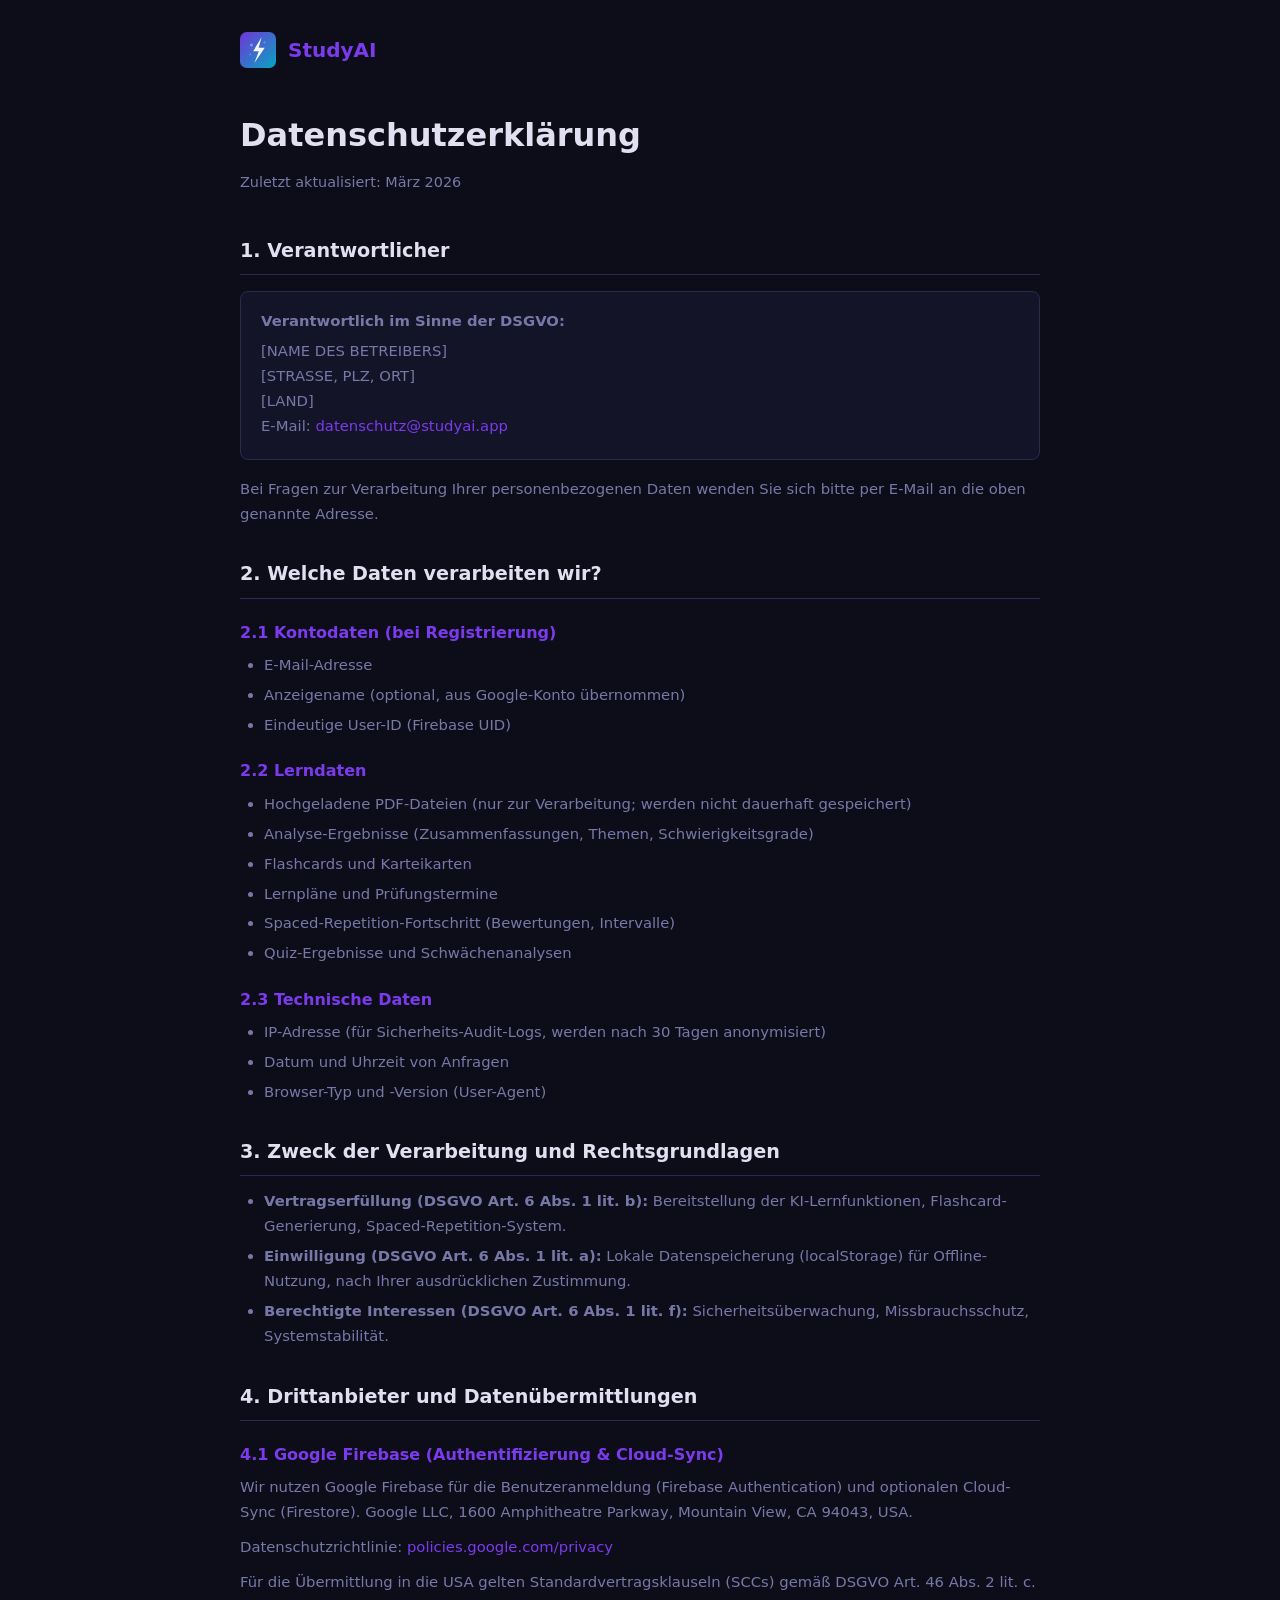
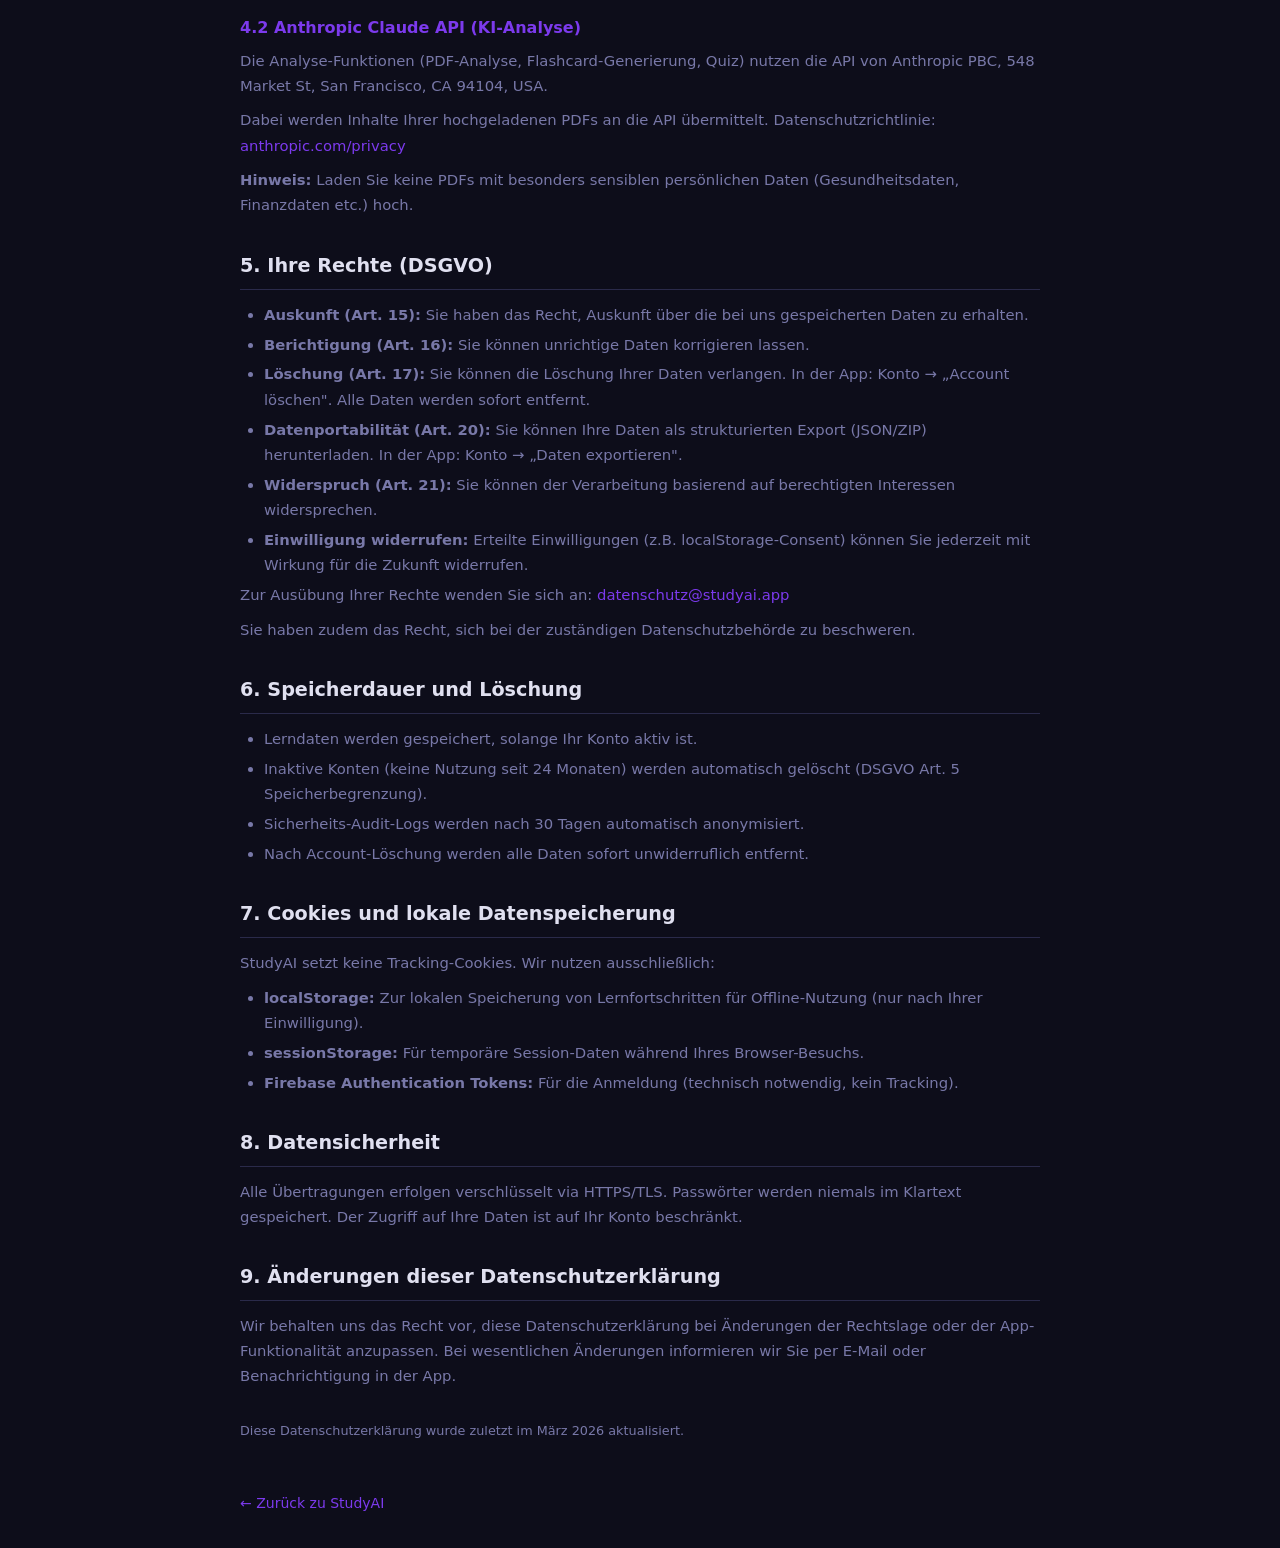
<file: privacy.html>
<!DOCTYPE html>
<html lang="de">
<head>
  <meta charset="UTF-8" />
  <meta name="viewport" content="width=device-width, initial-scale=1.0" />
  <title>Datenschutzerklärung – StudyAI</title>
  <style>
    :root {
      --bg: #0d0d1a; --surface: #141428; --border: #2a2a4a;
      --text: #e0e0f0; --muted: #7878a8; --accent: #7c3aed;
    }
    * { box-sizing: border-box; margin: 0; padding: 0; }
    body { background: var(--bg); color: var(--text); font-family: system-ui, sans-serif;
           line-height: 1.7; padding: 2rem 1rem; }
    .container { max-width: 800px; margin: 0 auto; }
    .logo-bar { display: flex; align-items: center; gap: 0.75rem; margin-bottom: 2.5rem; }
    .logo-bar img { width: 36px; height: 36px; }
    .logo-bar span { font-size: 1.25rem; font-weight: 700; color: var(--accent); }
    h1 { font-size: 2rem; font-weight: 700; margin-bottom: 0.5rem; }
    .subtitle { color: var(--muted); margin-bottom: 2.5rem; font-size: 0.9rem; }
    h2 { font-size: 1.2rem; font-weight: 600; margin: 2rem 0 0.75rem;
         padding-bottom: 0.4rem; border-bottom: 1px solid var(--border); }
    h3 { font-size: 1rem; font-weight: 600; margin: 1.25rem 0 0.4rem; color: var(--accent); }
    p, li { color: var(--muted); font-size: 0.925rem; margin-bottom: 0.6rem; }
    ul { padding-left: 1.5rem; }
    li { margin-bottom: 0.3rem; }
    a { color: var(--accent); text-decoration: none; }
    a:hover { text-decoration: underline; }
    .back-link { display: inline-block; margin-top: 2.5rem; color: var(--accent);
                 font-size: 0.875rem; }
    .highlight-box { background: var(--surface); border: 1px solid var(--border);
                     border-radius: 8px; padding: 1rem 1.25rem; margin: 1rem 0; }
    .highlight-box p { margin-bottom: 0.3rem; }
    .last-updated { color: var(--muted); font-size: 0.8rem; margin-top: 2rem; }
  </style>
</head>
<body>
<div class="container">

  <div class="logo-bar">
    <img src="/icons/icon.svg" alt="StudyAI Logo" />
    <span>StudyAI</span>
  </div>

  <h1>Datenschutzerklärung</h1>
  <p class="subtitle">Zuletzt aktualisiert: März 2026</p>

  <!-- 1. Verantwortlicher -->
  <h2>1. Verantwortlicher</h2>
  <div class="highlight-box">
    <p><strong>Verantwortlich im Sinne der DSGVO:</strong></p>
    <p>[NAME DES BETREIBERS]<br/>
       [STRASSE, PLZ, ORT]<br/>
       [LAND]<br/>
       E-Mail: <a href="mailto:datenschutz@studyai.app">datenschutz@studyai.app</a>
    </p>
  </div>
  <p>Bei Fragen zur Verarbeitung Ihrer personenbezogenen Daten wenden Sie sich bitte per
     E-Mail an die oben genannte Adresse.</p>

  <!-- 2. Verarbeitete Daten -->
  <h2>2. Welche Daten verarbeiten wir?</h2>

  <h3>2.1 Kontodaten (bei Registrierung)</h3>
  <ul>
    <li>E-Mail-Adresse</li>
    <li>Anzeigename (optional, aus Google-Konto übernommen)</li>
    <li>Eindeutige User-ID (Firebase UID)</li>
  </ul>

  <h3>2.2 Lerndaten</h3>
  <ul>
    <li>Hochgeladene PDF-Dateien (nur zur Verarbeitung; werden nicht dauerhaft gespeichert)</li>
    <li>Analyse-Ergebnisse (Zusammenfassungen, Themen, Schwierigkeitsgrade)</li>
    <li>Flashcards und Karteikarten</li>
    <li>Lernpläne und Prüfungstermine</li>
    <li>Spaced-Repetition-Fortschritt (Bewertungen, Intervalle)</li>
    <li>Quiz-Ergebnisse und Schwächenanalysen</li>
  </ul>

  <h3>2.3 Technische Daten</h3>
  <ul>
    <li>IP-Adresse (für Sicherheits-Audit-Logs, werden nach 30 Tagen anonymisiert)</li>
    <li>Datum und Uhrzeit von Anfragen</li>
    <li>Browser-Typ und -Version (User-Agent)</li>
  </ul>

  <!-- 3. Zweck und Rechtsgrundlage -->
  <h2>3. Zweck der Verarbeitung und Rechtsgrundlagen</h2>
  <ul>
    <li><strong>Vertragserfüllung (DSGVO Art. 6 Abs. 1 lit. b):</strong> Bereitstellung der
        KI-Lernfunktionen, Flashcard-Generierung, Spaced-Repetition-System.</li>
    <li><strong>Einwilligung (DSGVO Art. 6 Abs. 1 lit. a):</strong> Lokale Datenspeicherung
        (localStorage) für Offline-Nutzung, nach Ihrer ausdrücklichen Zustimmung.</li>
    <li><strong>Berechtigte Interessen (DSGVO Art. 6 Abs. 1 lit. f):</strong>
        Sicherheitsüberwachung, Missbrauchsschutz, Systemstabilität.</li>
  </ul>

  <!-- 4. Drittanbieter -->
  <h2>4. Drittanbieter und Datenübermittlungen</h2>

  <h3>4.1 Google Firebase (Authentifizierung & Cloud-Sync)</h3>
  <p>Wir nutzen Google Firebase für die Benutzeranmeldung (Firebase Authentication) und
     optionalen Cloud-Sync (Firestore). Google LLC, 1600 Amphitheatre Parkway,
     Mountain View, CA 94043, USA.</p>
  <p>Datenschutzrichtlinie: <a href="https://policies.google.com/privacy" target="_blank"
     rel="noopener">policies.google.com/privacy</a></p>
  <p>Für die Übermittlung in die USA gelten Standardvertragsklauseln (SCCs) gemäß
     DSGVO Art. 46 Abs. 2 lit. c.</p>

  <h3>4.2 Anthropic Claude API (KI-Analyse)</h3>
  <p>Die Analyse-Funktionen (PDF-Analyse, Flashcard-Generierung, Quiz) nutzen die API von
     Anthropic PBC, 548 Market St, San Francisco, CA 94104, USA.</p>
  <p>Dabei werden Inhalte Ihrer hochgeladenen PDFs an die API übermittelt.
     Datenschutzrichtlinie: <a href="https://www.anthropic.com/privacy" target="_blank"
     rel="noopener">anthropic.com/privacy</a></p>
  <p><strong>Hinweis:</strong> Laden Sie keine PDFs mit besonders sensiblen persönlichen
     Daten (Gesundheitsdaten, Finanzdaten etc.) hoch.</p>

  <!-- 5. Ihre Rechte -->
  <h2>5. Ihre Rechte (DSGVO)</h2>
  <ul>
    <li><strong>Auskunft (Art. 15):</strong> Sie haben das Recht, Auskunft über die bei uns
        gespeicherten Daten zu erhalten.</li>
    <li><strong>Berichtigung (Art. 16):</strong> Sie können unrichtige Daten korrigieren
        lassen.</li>
    <li><strong>Löschung (Art. 17):</strong> Sie können die Löschung Ihrer Daten verlangen.
        In der App: Konto → „Account löschen". Alle Daten werden sofort entfernt.</li>
    <li><strong>Datenportabilität (Art. 20):</strong> Sie können Ihre Daten als
        strukturierten Export (JSON/ZIP) herunterladen. In der App: Konto → „Daten
        exportieren".</li>
    <li><strong>Widerspruch (Art. 21):</strong> Sie können der Verarbeitung basierend auf
        berechtigten Interessen widersprechen.</li>
    <li><strong>Einwilligung widerrufen:</strong> Erteilte Einwilligungen (z.B.
        localStorage-Consent) können Sie jederzeit mit Wirkung für die Zukunft widerrufen.</li>
  </ul>
  <p>Zur Ausübung Ihrer Rechte wenden Sie sich an:
     <a href="mailto:datenschutz@studyai.app">datenschutz@studyai.app</a></p>
  <p>Sie haben zudem das Recht, sich bei der zuständigen Datenschutzbehörde zu beschweren.</p>

  <!-- 6. Datenspeicherung -->
  <h2>6. Speicherdauer und Löschung</h2>
  <ul>
    <li>Lerndaten werden gespeichert, solange Ihr Konto aktiv ist.</li>
    <li>Inaktive Konten (keine Nutzung seit 24 Monaten) werden automatisch gelöscht (DSGVO
        Art. 5 Speicherbegrenzung).</li>
    <li>Sicherheits-Audit-Logs werden nach 30 Tagen automatisch anonymisiert.</li>
    <li>Nach Account-Löschung werden alle Daten sofort unwiderruflich entfernt.</li>
  </ul>

  <!-- 7. Cookies / localStorage -->
  <h2>7. Cookies und lokale Datenspeicherung</h2>
  <p>StudyAI setzt keine Tracking-Cookies. Wir nutzen ausschließlich:</p>
  <ul>
    <li><strong>localStorage:</strong> Zur lokalen Speicherung von Lernfortschritten für
        Offline-Nutzung (nur nach Ihrer Einwilligung).</li>
    <li><strong>sessionStorage:</strong> Für temporäre Session-Daten während Ihres
        Browser-Besuchs.</li>
    <li><strong>Firebase Authentication Tokens:</strong> Für die Anmeldung (technisch
        notwendig, kein Tracking).</li>
  </ul>

  <!-- 8. Datensicherheit -->
  <h2>8. Datensicherheit</h2>
  <p>Alle Übertragungen erfolgen verschlüsselt via HTTPS/TLS. Passwörter werden niemals im
     Klartext gespeichert. Der Zugriff auf Ihre Daten ist auf Ihr Konto beschränkt.</p>

  <!-- 9. Änderungen -->
  <h2>9. Änderungen dieser Datenschutzerklärung</h2>
  <p>Wir behalten uns das Recht vor, diese Datenschutzerklärung bei Änderungen der
     Rechtslage oder der App-Funktionalität anzupassen. Bei wesentlichen Änderungen
     informieren wir Sie per E-Mail oder Benachrichtigung in der App.</p>

  <p class="last-updated">Diese Datenschutzerklärung wurde zuletzt im März 2026 aktualisiert.</p>

  <a href="/" class="back-link">← Zurück zu StudyAI</a>

</div>
</body>
</html>
</file>
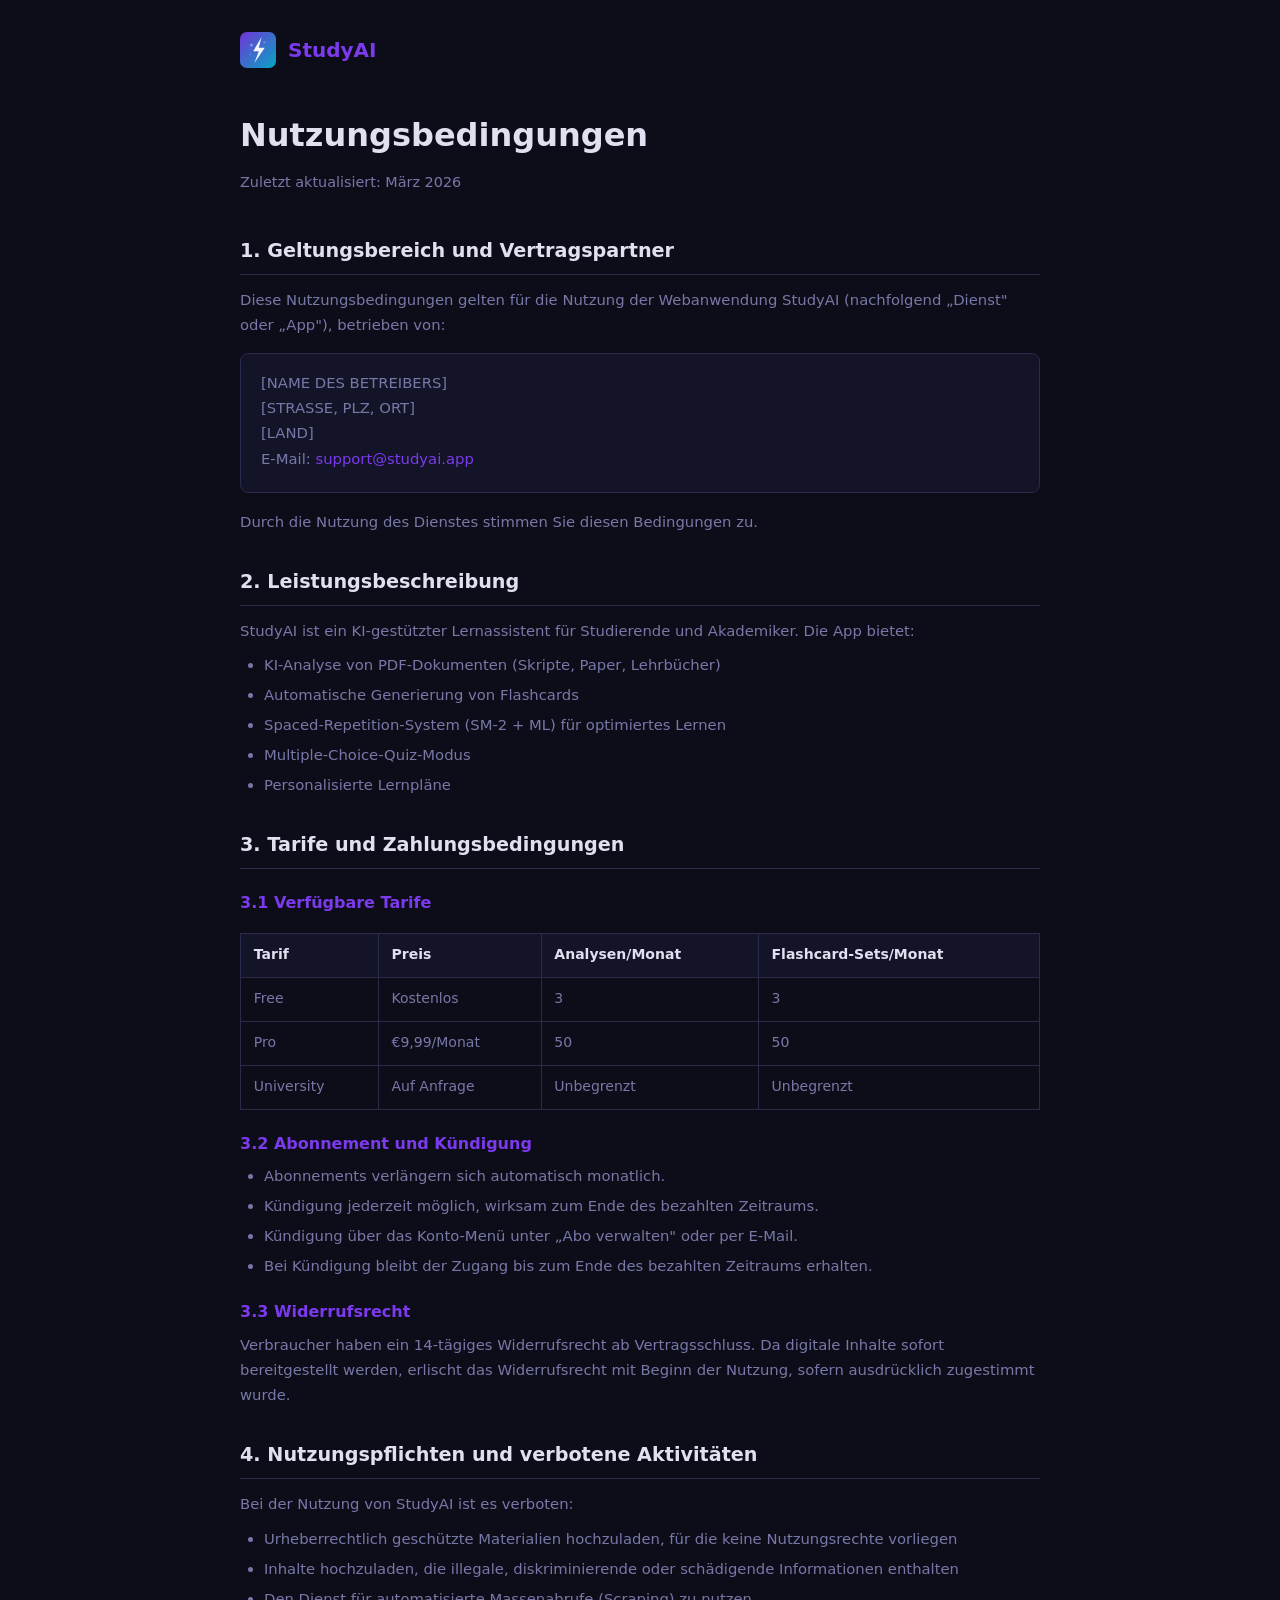
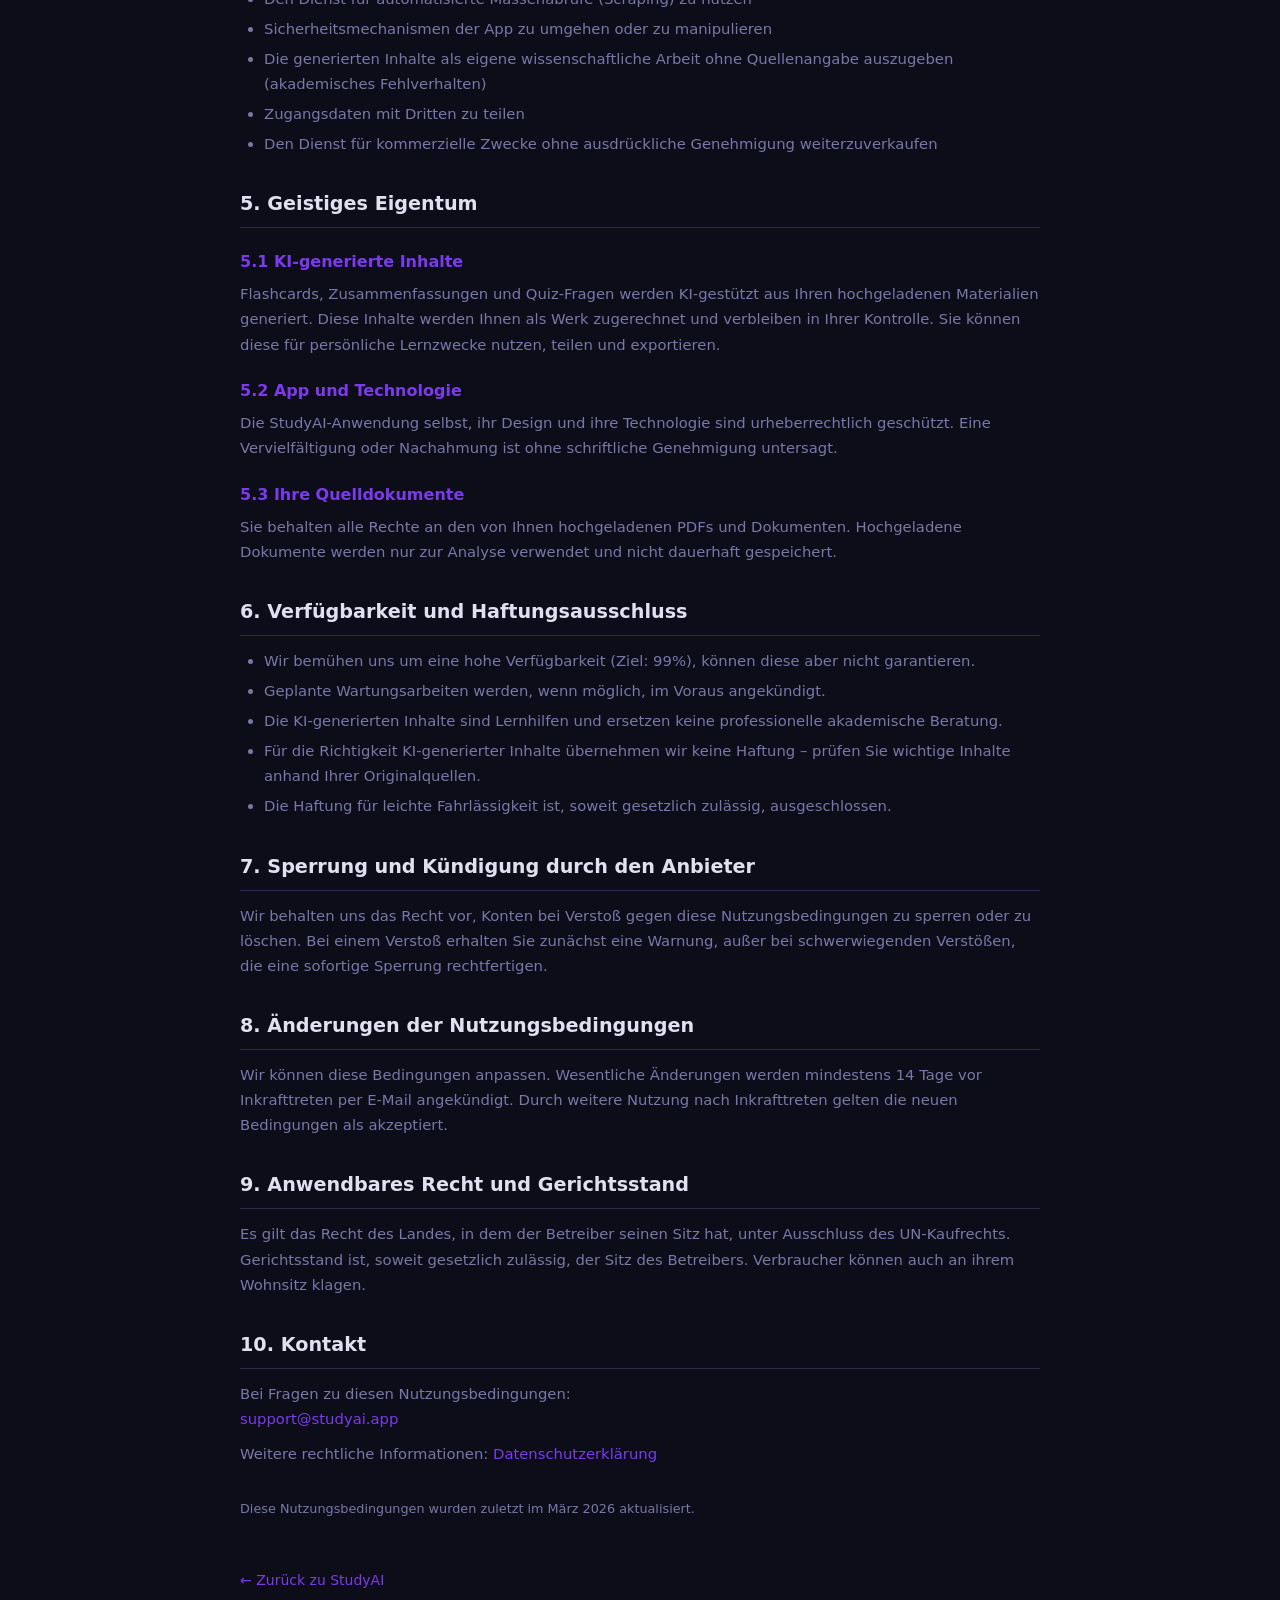
<file: terms.html>
<!DOCTYPE html>
<html lang="de">
<head>
  <meta charset="UTF-8" />
  <meta name="viewport" content="width=device-width, initial-scale=1.0" />
  <title>Nutzungsbedingungen – StudyAI</title>
  <style>
    :root {
      --bg: #0d0d1a; --surface: #141428; --border: #2a2a4a;
      --text: #e0e0f0; --muted: #7878a8; --accent: #7c3aed;
    }
    * { box-sizing: border-box; margin: 0; padding: 0; }
    body { background: var(--bg); color: var(--text); font-family: system-ui, sans-serif;
           line-height: 1.7; padding: 2rem 1rem; }
    .container { max-width: 800px; margin: 0 auto; }
    .logo-bar { display: flex; align-items: center; gap: 0.75rem; margin-bottom: 2.5rem; }
    .logo-bar img { width: 36px; height: 36px; }
    .logo-bar span { font-size: 1.25rem; font-weight: 700; color: var(--accent); }
    h1 { font-size: 2rem; font-weight: 700; margin-bottom: 0.5rem; }
    .subtitle { color: var(--muted); margin-bottom: 2.5rem; font-size: 0.9rem; }
    h2 { font-size: 1.2rem; font-weight: 600; margin: 2rem 0 0.75rem;
         padding-bottom: 0.4rem; border-bottom: 1px solid var(--border); }
    h3 { font-size: 1rem; font-weight: 600; margin: 1.25rem 0 0.4rem; color: var(--accent); }
    p, li { color: var(--muted); font-size: 0.925rem; margin-bottom: 0.6rem; }
    ul { padding-left: 1.5rem; }
    li { margin-bottom: 0.3rem; }
    a { color: var(--accent); text-decoration: none; }
    a:hover { text-decoration: underline; }
    .back-link { display: inline-block; margin-top: 2.5rem; color: var(--accent);
                 font-size: 0.875rem; }
    .highlight-box { background: var(--surface); border: 1px solid var(--border);
                     border-radius: 8px; padding: 1rem 1.25rem; margin: 1rem 0; }
    .highlight-box p { margin-bottom: 0.3rem; }
    .last-updated { color: var(--muted); font-size: 0.8rem; margin-top: 2rem; }
    .tier-table { width: 100%; border-collapse: collapse; margin: 1rem 0; font-size: 0.875rem; }
    .tier-table th, .tier-table td { border: 1px solid var(--border); padding: 0.6rem 0.8rem;
                                      text-align: left; }
    .tier-table th { background: var(--surface); color: var(--text); font-weight: 600; }
    .tier-table td { color: var(--muted); }
  </style>
</head>
<body>
<div class="container">

  <div class="logo-bar">
    <img src="/icons/icon.svg" alt="StudyAI Logo" />
    <span>StudyAI</span>
  </div>

  <h1>Nutzungsbedingungen</h1>
  <p class="subtitle">Zuletzt aktualisiert: März 2026</p>

  <!-- 1. Geltungsbereich -->
  <h2>1. Geltungsbereich und Vertragspartner</h2>
  <p>Diese Nutzungsbedingungen gelten für die Nutzung der Webanwendung StudyAI
     (nachfolgend „Dienst" oder „App"), betrieben von:</p>
  <div class="highlight-box">
    <p>[NAME DES BETREIBERS]<br/>
       [STRASSE, PLZ, ORT]<br/>
       [LAND]<br/>
       E-Mail: <a href="mailto:support@studyai.app">support@studyai.app</a>
    </p>
  </div>
  <p>Durch die Nutzung des Dienstes stimmen Sie diesen Bedingungen zu.</p>

  <!-- 2. Leistungsbeschreibung -->
  <h2>2. Leistungsbeschreibung</h2>
  <p>StudyAI ist ein KI-gestützter Lernassistent für Studierende und Akademiker. Die App bietet:</p>
  <ul>
    <li>KI-Analyse von PDF-Dokumenten (Skripte, Paper, Lehrbücher)</li>
    <li>Automatische Generierung von Flashcards</li>
    <li>Spaced-Repetition-System (SM-2 + ML) für optimiertes Lernen</li>
    <li>Multiple-Choice-Quiz-Modus</li>
    <li>Personalisierte Lernpläne</li>
  </ul>

  <!-- 3. Abo-Modelle -->
  <h2>3. Tarife und Zahlungsbedingungen</h2>

  <h3>3.1 Verfügbare Tarife</h3>
  <table class="tier-table">
    <thead>
      <tr>
        <th>Tarif</th>
        <th>Preis</th>
        <th>Analysen/Monat</th>
        <th>Flashcard-Sets/Monat</th>
      </tr>
    </thead>
    <tbody>
      <tr>
        <td>Free</td>
        <td>Kostenlos</td>
        <td>3</td>
        <td>3</td>
      </tr>
      <tr>
        <td>Pro</td>
        <td>€9,99/Monat</td>
        <td>50</td>
        <td>50</td>
      </tr>
      <tr>
        <td>University</td>
        <td>Auf Anfrage</td>
        <td>Unbegrenzt</td>
        <td>Unbegrenzt</td>
      </tr>
    </tbody>
  </table>

  <h3>3.2 Abonnement und Kündigung</h3>
  <ul>
    <li>Abonnements verlängern sich automatisch monatlich.</li>
    <li>Kündigung jederzeit möglich, wirksam zum Ende des bezahlten Zeitraums.</li>
    <li>Kündigung über das Konto-Menü unter „Abo verwalten" oder per E-Mail.</li>
    <li>Bei Kündigung bleibt der Zugang bis zum Ende des bezahlten Zeitraums erhalten.</li>
  </ul>

  <h3>3.3 Widerrufsrecht</h3>
  <p>Verbraucher haben ein 14-tägiges Widerrufsrecht ab Vertragsschluss. Da digitale Inhalte
     sofort bereitgestellt werden, erlischt das Widerrufsrecht mit Beginn der Nutzung, sofern
     ausdrücklich zugestimmt wurde.</p>

  <!-- 4. Nutzungspflichten -->
  <h2>4. Nutzungspflichten und verbotene Aktivitäten</h2>
  <p>Bei der Nutzung von StudyAI ist es verboten:</p>
  <ul>
    <li>Urheberrechtlich geschützte Materialien hochzuladen, für die keine Nutzungsrechte
        vorliegen</li>
    <li>Inhalte hochzuladen, die illegale, diskriminierende oder schädigende Informationen
        enthalten</li>
    <li>Den Dienst für automatisierte Massenabrufe (Scraping) zu nutzen</li>
    <li>Sicherheitsmechanismen der App zu umgehen oder zu manipulieren</li>
    <li>Die generierten Inhalte als eigene wissenschaftliche Arbeit ohne Quellenangabe
        auszugeben (akademisches Fehlverhalten)</li>
    <li>Zugangsdaten mit Dritten zu teilen</li>
    <li>Den Dienst für kommerzielle Zwecke ohne ausdrückliche Genehmigung weiterzuverkaufen</li>
  </ul>

  <!-- 5. Geistiges Eigentum -->
  <h2>5. Geistiges Eigentum</h2>

  <h3>5.1 KI-generierte Inhalte</h3>
  <p>Flashcards, Zusammenfassungen und Quiz-Fragen werden KI-gestützt aus Ihren hochgeladenen
     Materialien generiert. Diese Inhalte werden Ihnen als Werk zugerechnet und verbleiben in
     Ihrer Kontrolle. Sie können diese für persönliche Lernzwecke nutzen, teilen und
     exportieren.</p>

  <h3>5.2 App und Technologie</h3>
  <p>Die StudyAI-Anwendung selbst, ihr Design und ihre Technologie sind urheberrechtlich
     geschützt. Eine Vervielfältigung oder Nachahmung ist ohne schriftliche Genehmigung
     untersagt.</p>

  <h3>5.3 Ihre Quelldokumente</h3>
  <p>Sie behalten alle Rechte an den von Ihnen hochgeladenen PDFs und Dokumenten.
     Hochgeladene Dokumente werden nur zur Analyse verwendet und nicht dauerhaft gespeichert.</p>

  <!-- 6. Verfügbarkeit -->
  <h2>6. Verfügbarkeit und Haftungsausschluss</h2>
  <ul>
    <li>Wir bemühen uns um eine hohe Verfügbarkeit (Ziel: 99%), können diese aber nicht
        garantieren.</li>
    <li>Geplante Wartungsarbeiten werden, wenn möglich, im Voraus angekündigt.</li>
    <li>Die KI-generierten Inhalte sind Lernhilfen und ersetzen keine professionelle
        akademische Beratung.</li>
    <li>Für die Richtigkeit KI-generierter Inhalte übernehmen wir keine Haftung – prüfen
        Sie wichtige Inhalte anhand Ihrer Originalquellen.</li>
    <li>Die Haftung für leichte Fahrlässigkeit ist, soweit gesetzlich zulässig,
        ausgeschlossen.</li>
  </ul>

  <!-- 7. Kündigung durch uns -->
  <h2>7. Sperrung und Kündigung durch den Anbieter</h2>
  <p>Wir behalten uns das Recht vor, Konten bei Verstoß gegen diese Nutzungsbedingungen
     zu sperren oder zu löschen. Bei einem Verstoß erhalten Sie zunächst eine Warnung,
     außer bei schwerwiegenden Verstößen, die eine sofortige Sperrung rechtfertigen.</p>

  <!-- 8. Änderungen -->
  <h2>8. Änderungen der Nutzungsbedingungen</h2>
  <p>Wir können diese Bedingungen anpassen. Wesentliche Änderungen werden mindestens
     14 Tage vor Inkrafttreten per E-Mail angekündigt. Durch weitere Nutzung nach
     Inkrafttreten gelten die neuen Bedingungen als akzeptiert.</p>

  <!-- 9. Anwendbares Recht -->
  <h2>9. Anwendbares Recht und Gerichtsstand</h2>
  <p>Es gilt das Recht des Landes, in dem der Betreiber seinen Sitz hat, unter Ausschluss
     des UN-Kaufrechts. Gerichtsstand ist, soweit gesetzlich zulässig, der Sitz des
     Betreibers. Verbraucher können auch an ihrem Wohnsitz klagen.</p>

  <!-- 10. Kontakt -->
  <h2>10. Kontakt</h2>
  <p>Bei Fragen zu diesen Nutzungsbedingungen:<br/>
     <a href="mailto:support@studyai.app">support@studyai.app</a>
  </p>
  <p>Weitere rechtliche Informationen: <a href="/privacy.html">Datenschutzerklärung</a></p>

  <p class="last-updated">Diese Nutzungsbedingungen wurden zuletzt im März 2026 aktualisiert.</p>

  <a href="/" class="back-link">← Zurück zu StudyAI</a>

</div>
</body>
</html>
</file>
